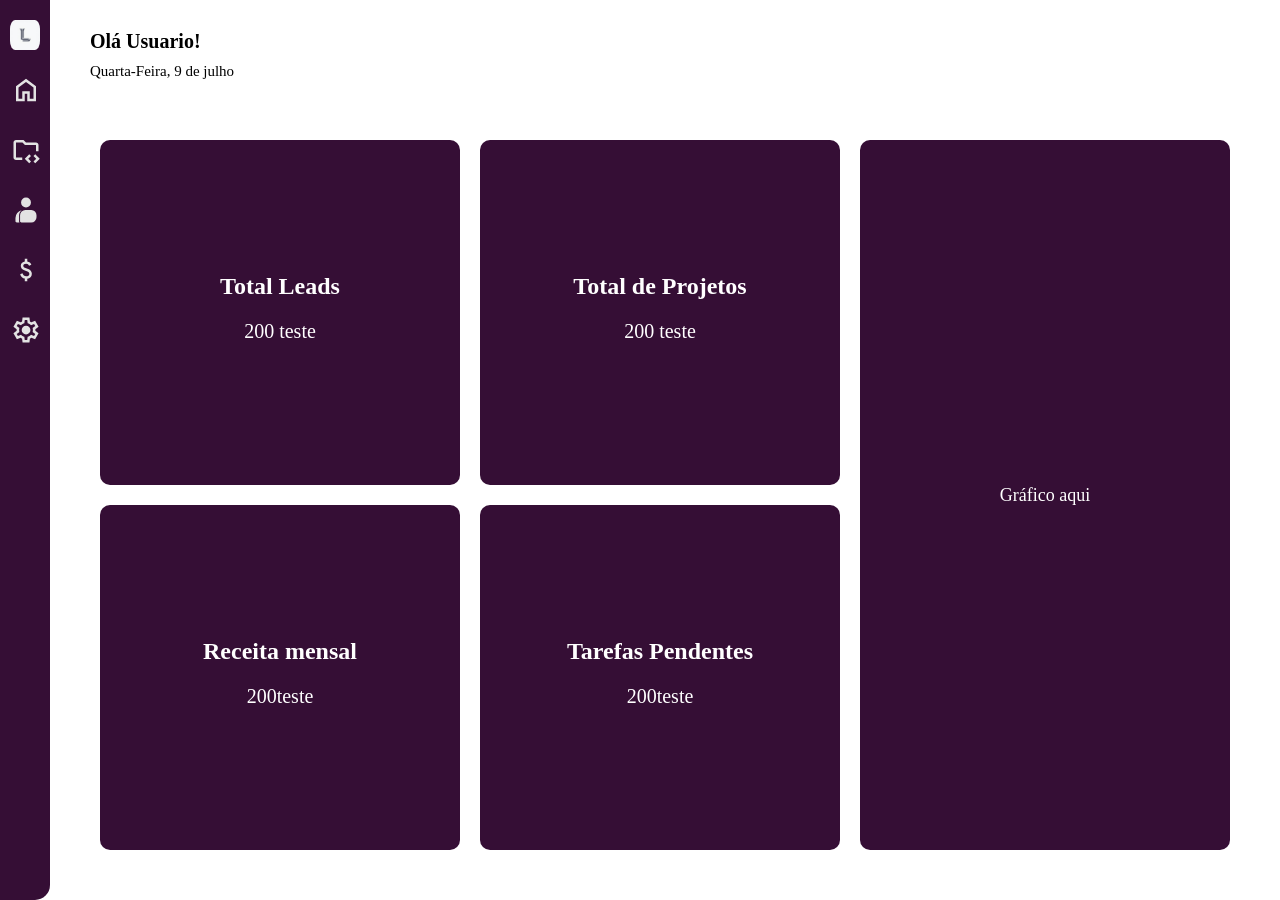
<file: index.html>
<!doctype html>
<html lang="pt-br">
  <head>
    <meta charset="UTF-8" />
    <meta name="viewport" content="width=device-width, initial-scale=1.0" />
    <link rel="shortcut icon" href="./assets/image/favicon.ico" type="image/x-icon">
    <link rel="stylesheet" href="./assets/css/style.css" />
    <title>Lacerdx</title>
  </head>
  <body>
    <!-- Barra Lateral -->
    <aside class="barra-lateral">
      <div class="header-barra">
        <img src="./assets/image/letraL.png" alt="logo" />
        <h3>Lacerdx</h3>
      </div>

      <nav class="nav-barra">
        <a href="./index.html" class="itens-barra"
          ><svg
            xmlns="http://www.w3.org/2000/svg"
            height="24px"
            viewBox="0 -960 960 960"
            width="24px"
            fill="#e3e3e3"
          >
            <path
              d="M240-200h120v-240h240v240h120v-360L480-740 240-560v360Zm-80 80v-480l320-240 320 240v480H520v-240h-80v240H160Zm320-350Z"
            />
          </svg>
          Dashboard</a
        >
        <a href="#" class="itens-barra"
          ><svg
            xmlns="http://www.w3.org/2000/svg"
            height="24px"
            viewBox="0 -960 960 960"
            width="24px"
            fill="#e3e3e3"
          >
            <path
              d="M160-240v-480 520-40Zm0 80q-33 0-56.5-23.5T80-240v-480q0-33 23.5-56.5T160-800h240l80 80h320q33 0 56.5 23.5T880-640v200h-80v-200H447l-80-80H160v480h200v80H160ZM584-56 440-200l144-144 56 57-87 87 87 87-56 57Zm192 0-56-57 87-87-87-87 56-57 144 144L776-56Z"
            />
          </svg>
          Projetos</a
        >
        <a href="./leads.html" class="itens-barra"
          ><svg
            xmlns="http://www.w3.org/2000/svg"
            height="24px"
            viewBox="0 -960 960 960"
            width="24px"
            fill="#e3e3e3"
          >
            <path
              d="M185-80q-17 0-29.5-12.5T143-122v-105q0-90 56-159t144-88q-40 28-62 70.5T259-312v190q0 11 3 22t10 20h-87Zm147 0q-17 0-29.5-12.5T290-122v-190q0-70 49.5-119T459-480h189q70 0 119 49t49 119v64q0 70-49 119T648-80H332Zm148-484q-66 0-112-46t-46-112q0-66 46-112t112-46q66 0 112 46t46 112q0 66-46 112t-112 46Z"
            />
          </svg>
          Leads</a
        >
        <a href="./finan.html" class="itens-barra"
          ><svg
            xmlns="http://www.w3.org/2000/svg"
            height="24px"
            viewBox="0 -960 960 960"
            width="24px"
            fill="#e3e3e3"
          >
            <path
              d="M441-120v-86q-53-12-91.5-46T293-348l74-30q15 48 44.5 73t77.5 25q41 0 69.5-18.5T587-356q0-35-22-55.5T463-458q-86-27-118-64.5T313-614q0-65 42-101t86-41v-84h80v84q50 8 82.5 36.5T651-650l-74 32q-12-32-34-48t-60-16q-44 0-67 19.5T393-614q0 33 30 52t104 40q69 20 104.5 63.5T667-358q0 71-42 108t-104 46v84h-80Z"
            />
          </svg>
          Financeiro</a
        >
        <a href="#" class="itens-barra">
          <svg
            xmlns="http://www.w3.org/2000/svg"
            height="24px"
            viewBox="0 -960 960 960"
            width="24px"
            fill="#e3e3e3"
          >
            <path
              d="m370-80-16-128q-13-5-24.5-12T307-235l-119 50L78-375l103-78q-1-7-1-13.5v-27q0-6.5 1-13.5L78-585l110-190 119 50q11-8 23-15t24-12l16-128h220l16 128q13 5 24.5 12t22.5 15l119-50 110 190-103 78q1 7 1 13.5v27q0 6.5-2 13.5l103 78-110 190-118-50q-11 8-23 15t-24 12L590-80H370Zm70-80h79l14-106q31-8 57.5-23.5T639-327l99 41 39-68-86-65q5-14 7-29.5t2-31.5q0-16-2-31.5t-7-29.5l86-65-39-68-99 42q-22-23-48.5-38.5T533-694l-13-106h-79l-14 106q-31 8-57.5 23.5T321-633l-99-41-39 68 86 64q-5 15-7 30t-2 32q0 16 2 31t7 30l-86 65 39 68 99-42q22 23 48.5 38.5T427-266l13 106Zm42-180q58 0 99-41t41-99q0-58-41-99t-99-41q-59 0-99.5 41T342-480q0 58 40.5 99t99.5 41Zm-2-140Z"
            />
          </svg>
          Configurações</a
        >
      </nav>
    </aside>

    <!-- Tela Principal -->
    <main>
      <section class="bem-vindo">
        <h1>Olá Usuario!</h1>
        <p>Quarta-Feira, 9 de julho</p>
      </section>

      <section class="container-dashboard">
        <div class="grid-caixas">
          <div class="caixa-dashboard">
            <h2>Total Leads</h2>
            <p>200 teste</p>
          </div>

          <div class="caixa-dashboard">
            <h2>Total de Projetos</h2>
            <p>200 teste</p>
          </div>

          <div class="caixa-dashboard">
            <h2>Receita mensal</h2>
            <p>200teste</p>
          </div>

          <div class="caixa-dashboard">
            <h2>Tarefas Pendentes</h2>
            <p>200teste</p>
          </div>
        </div>

        <div class="grafico-caixa">Gráfico aqui</div>
      </section>
    </main>
  </body>
</html>
</file>
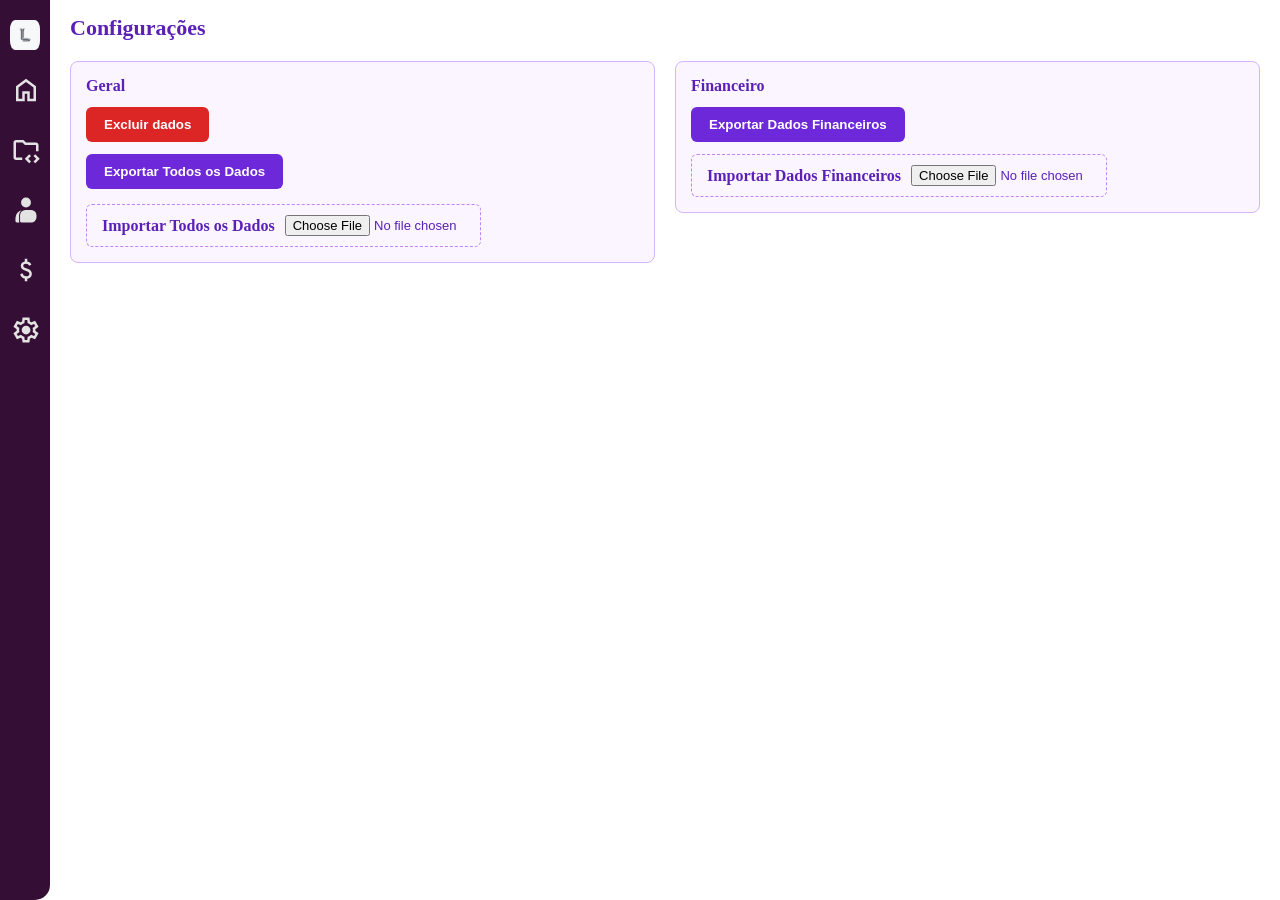
<file: config.html>
<!doctype html>
<html lang="pt-br">
  <head>
    <meta charset="UTF-8" />
    <meta name="viewport" content="width=device-width, initial-scale=1.0" />
    <link
      rel="shortcut icon"
      href="./assets/image/favicon.ico"
      type="image/x-icon"
    />
    <link rel="stylesheet" href="./assets/css/style.css" />
    <script src="./assets/js/script.js" defer></script>
    <title>Lacerdx-Config</title>
  </head>
  <body>
    <!-- Barra Lateral -->
    <aside class="barra-lateral">
      <div class="header-barra">
        <img src="./assets/image/letraL.png" alt="logo" />
        <h3>Lacerdx</h3>
      </div>

      <nav class="nav-barra">
        <a href="./index.html" class="itens-barra"
          ><svg
            xmlns="http://www.w3.org/2000/svg"
            height="24px"
            viewBox="0 -960 960 960"
            width="24px"
            fill="#e3e3e3"
          >
            <path
              d="M240-200h120v-240h240v240h120v-360L480-740 240-560v360Zm-80 80v-480l320-240 320 240v480H520v-240h-80v240H160Zm320-350Z"
            />
          </svg>
          Dashboard</a
        >
        <a href="./projeto.html" class="itens-barra"
          ><svg
            xmlns="http://www.w3.org/2000/svg"
            height="24px"
            viewBox="0 -960 960 960"
            width="24px"
            fill="#e3e3e3"
          >
            <path
              d="M160-240v-480 520-40Zm0 80q-33 0-56.5-23.5T80-240v-480q0-33 23.5-56.5T160-800h240l80 80h320q33 0 56.5 23.5T880-640v200h-80v-200H447l-80-80H160v480h200v80H160ZM584-56 440-200l144-144 56 57-87 87 87 87-56 57Zm192 0-56-57 87-87-87-87 56-57 144 144L776-56Z"
            />
          </svg>
          Projetos</a
        >
        <a href="./leads.html" class="itens-barra"
          ><svg
            xmlns="http://www.w3.org/2000/svg"
            height="24px"
            viewBox="0 -960 960 960"
            width="24px"
            fill="#e3e3e3"
          >
            <path
              d="M185-80q-17 0-29.5-12.5T143-122v-105q0-90 56-159t144-88q-40 28-62 70.5T259-312v190q0 11 3 22t10 20h-87Zm147 0q-17 0-29.5-12.5T290-122v-190q0-70 49.5-119T459-480h189q70 0 119 49t49 119v64q0 70-49 119T648-80H332Zm148-484q-66 0-112-46t-46-112q0-66 46-112t112-46q66 0 112 46t46 112q0 66-46 112t-112 46Z"
            />
          </svg>
          Leads</a
        >
        <a href="./finan.html" class="itens-barra"
          ><svg
            xmlns="http://www.w3.org/2000/svg"
            height="24px"
            viewBox="0 -960 960 960"
            width="24px"
            fill="#e3e3e3"
          >
            <path
              d="M441-120v-86q-53-12-91.5-46T293-348l74-30q15 48 44.5 73t77.5 25q41 0 69.5-18.5T587-356q0-35-22-55.5T463-458q-86-27-118-64.5T313-614q0-65 42-101t86-41v-84h80v84q50 8 82.5 36.5T651-650l-74 32q-12-32-34-48t-60-16q-44 0-67 19.5T393-614q0 33 30 52t104 40q69 20 104.5 63.5T667-358q0 71-42 108t-104 46v84h-80Z"
            />
          </svg>
          Financeiro</a
        >
        <a href="./config.html" class="itens-barra">
          <svg
            xmlns="http://www.w3.org/2000/svg"
            height="24px"
            viewBox="0 -960 960 960"
            width="24px"
            fill="#e3e3e3"
          >
            <path
              d="m370-80-16-128q-13-5-24.5-12T307-235l-119 50L78-375l103-78q-1-7-1-13.5v-27q0-6.5 1-13.5L78-585l110-190 119 50q11-8 23-15t24-12l16-128h220l16 128q13 5 24.5 12t22.5 15l119-50 110 190-103 78q1 7 1 13.5v27q0 6.5-2 13.5l103 78-110 190-118-50q-11 8-23 15t-24 12L590-80H370Zm70-80h79l14-106q31-8 57.5-23.5T639-327l99 41 39-68-86-65q5-14 7-29.5t2-31.5q0-16-2-31.5t-7-29.5l86-65-39-68-99 42q-22-23-48.5-38.5T533-694l-13-106h-79l-14 106q-31 8-57.5 23.5T321-633l-99-41-39 68 86 64q-5 15-7 30t-2 32q0 16 2 31t7 30l-86 65 39 68 99-42q22 23 48.5 38.5T427-266l13 106Zm42-180q58 0 99-41t41-99q0-58-41-99t-99-41q-59 0-99.5 41T342-480q0 58 40.5 99t99.5 41Zm-2-140Z"
            />
          </svg>
          Configurações</a
        >
      </nav>
    </aside>

    <!-- Tela principal -->
    <main class="tela-config">
      <h1 class="topo-config">Configurações</h1>

      <!-- Atualização futura -->
      <!-- <div class="config-perfil">
            <p>Perfil</p>
            <div class="perfil-form">
                <label>Nome de usuário
                    <input type="text" placeholder="Seu nome de usuário" />
                </label>
                <label>Senha atual
                    <input type="password" placeholder="••••••••" />
                </label>
                <label>Nova senha
                    <input type="password" placeholder="••••••••" />
                </label>
                <label>Confirmar nova senha
                    <input type="password" placeholder="••••••••" />
                </label>
            </div>
            <button>Salvar Alterações</button>
        </div> -->

      <div class="config-linha">
        <div class="config-geral">
          <p>Geral</p>
          <div><button id="excluir-tudo">Excluir dados</button></div>
          <div class="backup-acoes">
            <div id="exportar-tudo">
              <button>Exportar Todos os Dados</button>
            </div>
            <label id="importar-tudo">Importar Todos os Dados
              <input type="file" />
            </label>
          </div>
        </div>

        <div class="config-financeiro">
          <p>Financeiro</p>
          <div id="exportar-financeiro">
            <button>Exportar Dados Financeiros</button>
          </div>
          <label id="importar-financeiro"> Importar Dados Financeiros
            <input type="file" />
          </label>
        </div>
      </div>
    </main>
  </body>
</html>
</file>
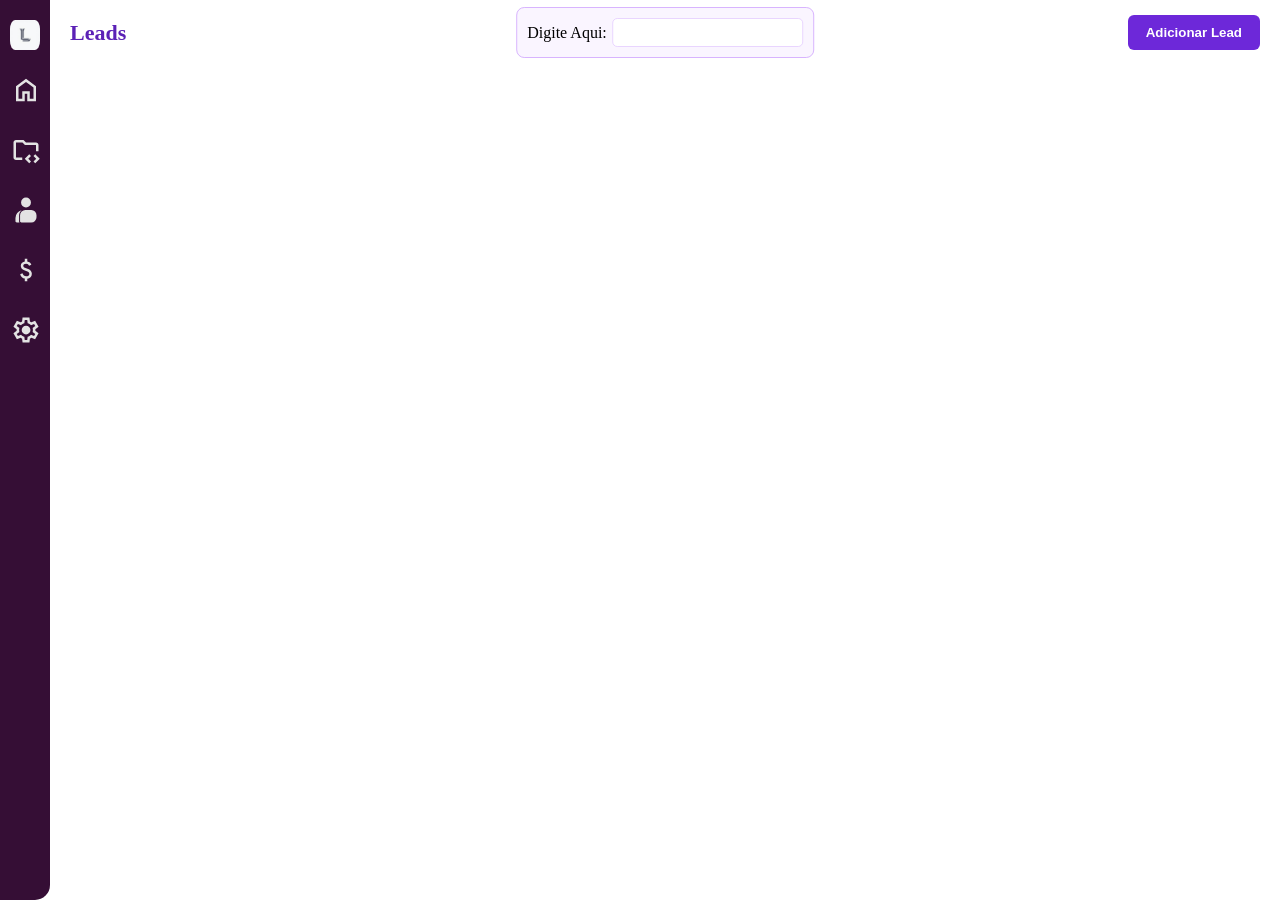
<file: leads.html>
<!doctype html>
<html lang="pt-br">
  <head>
    <meta charset="UTF-8" />
    <meta name="viewport" content="width=device-width, initial-scale=1.0" />
    <link rel="stylesheet" href="./assets/css/style.css" />
    <link
      rel="shortcut icon"
      href="./assets/image/favicon.ico"
      type="image/x-icon"
    />
    <script src="./assets/js/script.js" defer></script>
    <title>Lacerdx-Leads</title>
  </head>
  <body>
    <!-- Barra Lateral -->
    <aside class="barra-lateral">
      <div class="header-barra">
        <img src="./assets/image/letraL.png" alt="logo" />
        <h3>Lacerdx</h3>
      </div>

      <nav class="nav-barra">
        <a href="./index.html" class="itens-barra"
          ><svg
            xmlns="http://www.w3.org/2000/svg"
            height="24px"
            viewBox="0 -960 960 960"
            width="24px"
            fill="#e3e3e3"
          >
            <path
              d="M240-200h120v-240h240v240h120v-360L480-740 240-560v360Zm-80 80v-480l320-240 320 240v480H520v-240h-80v240H160Zm320-350Z"
            />
          </svg>
          Dashboard</a
        >
        <a href="./projeto.html" class="itens-barra"
          ><svg
            xmlns="http://www.w3.org/2000/svg"
            height="24px"
            viewBox="0 -960 960 960"
            width="24px"
            fill="#e3e3e3"
          >
            <path
              d="M160-240v-480 520-40Zm0 80q-33 0-56.5-23.5T80-240v-480q0-33 23.5-56.5T160-800h240l80 80h320q33 0 56.5 23.5T880-640v200h-80v-200H447l-80-80H160v480h200v80H160ZM584-56 440-200l144-144 56 57-87 87 87 87-56 57Zm192 0-56-57 87-87-87-87 56-57 144 144L776-56Z"
            />
          </svg>
          Projetos</a
        >
        <a href="./leads.html" class="itens-barra"
          ><svg
            xmlns="http://www.w3.org/2000/svg"
            height="24px"
            viewBox="0 -960 960 960"
            width="24px"
            fill="#e3e3e3"
          >
            <path
              d="M185-80q-17 0-29.5-12.5T143-122v-105q0-90 56-159t144-88q-40 28-62 70.5T259-312v190q0 11 3 22t10 20h-87Zm147 0q-17 0-29.5-12.5T290-122v-190q0-70 49.5-119T459-480h189q70 0 119 49t49 119v64q0 70-49 119T648-80H332Zm148-484q-66 0-112-46t-46-112q0-66 46-112t112-46q66 0 112 46t46 112q0 66-46 112t-112 46Z"
            />
          </svg>
          Leads</a
        >
        <a href="./finan.html" class="itens-barra"
          ><svg
            xmlns="http://www.w3.org/2000/svg"
            height="24px"
            viewBox="0 -960 960 960"
            width="24px"
            fill="#e3e3e3"
          >
            <path
              d="M441-120v-86q-53-12-91.5-46T293-348l74-30q15 48 44.5 73t77.5 25q41 0 69.5-18.5T587-356q0-35-22-55.5T463-458q-86-27-118-64.5T313-614q0-65 42-101t86-41v-84h80v84q50 8 82.5 36.5T651-650l-74 32q-12-32-34-48t-60-16q-44 0-67 19.5T393-614q0 33 30 52t104 40q69 20 104.5 63.5T667-358q0 71-42 108t-104 46v84h-80Z"
            />
          </svg>
          Financeiro</a
        >
        <a href="./config.html" class="itens-barra">
          <svg
            xmlns="http://www.w3.org/2000/svg"
            height="24px"
            viewBox="0 -960 960 960"
            width="24px"
            fill="#e3e3e3"
          >
            <path
              d="m370-80-16-128q-13-5-24.5-12T307-235l-119 50L78-375l103-78q-1-7-1-13.5v-27q0-6.5 1-13.5L78-585l110-190 119 50q11-8 23-15t24-12l16-128h220l16 128q13 5 24.5 12t22.5 15l119-50 110 190-103 78q1 7 1 13.5v27q0 6.5-2 13.5l103 78-110 190-118-50q-11 8-23 15t-24 12L590-80H370Zm70-80h79l14-106q31-8 57.5-23.5T639-327l99 41 39-68-86-65q5-14 7-29.5t2-31.5q0-16-2-31.5t-7-29.5l86-65-39-68-99 42q-22-23-48.5-38.5T533-694l-13-106h-79l-14 106q-31 8-57.5 23.5T321-633l-99-41-39 68 86 64q-5 15-7 30t-2 32q0 16 2 31t7 30l-86 65 39 68 99-42q22 23 48.5 38.5T427-266l13 106Zm42-180q58 0 99-41t41-99q0-58-41-99t-99-41q-59 0-99.5 41T342-480q0 58 40.5 99t99.5 41Zm-2-140Z"
            />
          </svg>
          Configurações</a
        >
      </nav>
    </aside>

    <main class="tela-lead">
      <div class="topo-lead">
        <h1>Leads</h1>
        <div class="barra-procura">
          <label for="">Digite Aqui:</label>
          <input type="text" name="" id="" placeholder="" />
        </div>
        <div class="add-lead"><button onclick="document.getElementById('criar-lead').showModal()">Adicionar Lead</button></div>
      </div>
      <section class="container-leads" id="inicio-lead">
        <div class="caixa-lead" >
          <p class="nome-lead, nome-lead">Nome do Lead</p>
          <p class="cargo-lead, cargo-lead">Cargo do Lead</p>
          <p class="empresa-lead, empresa-lead">Empresa do Lead</p>
          <!-- <a href="#">Perfil Completo</a> -->
        </div>

      </section>
      <dialog id="criar-lead">
        <button onclick="document.getElementById('criar-lead').close()">X</button>
        <form id="formulario">
          <input type="text" id="nome" placeholder="Nome:" required />
          <input type="text" id="cargo" placeholder="Cargo:" required />
          <input type="text" id="empresa" placeholder="Empresa:" required />
          <button type="submit" onclick="document.getElementById('criar-lead').close()">Cadastrar</button>
        </form>
      </dialog>
    </main>
  </body>
</html>
</file>
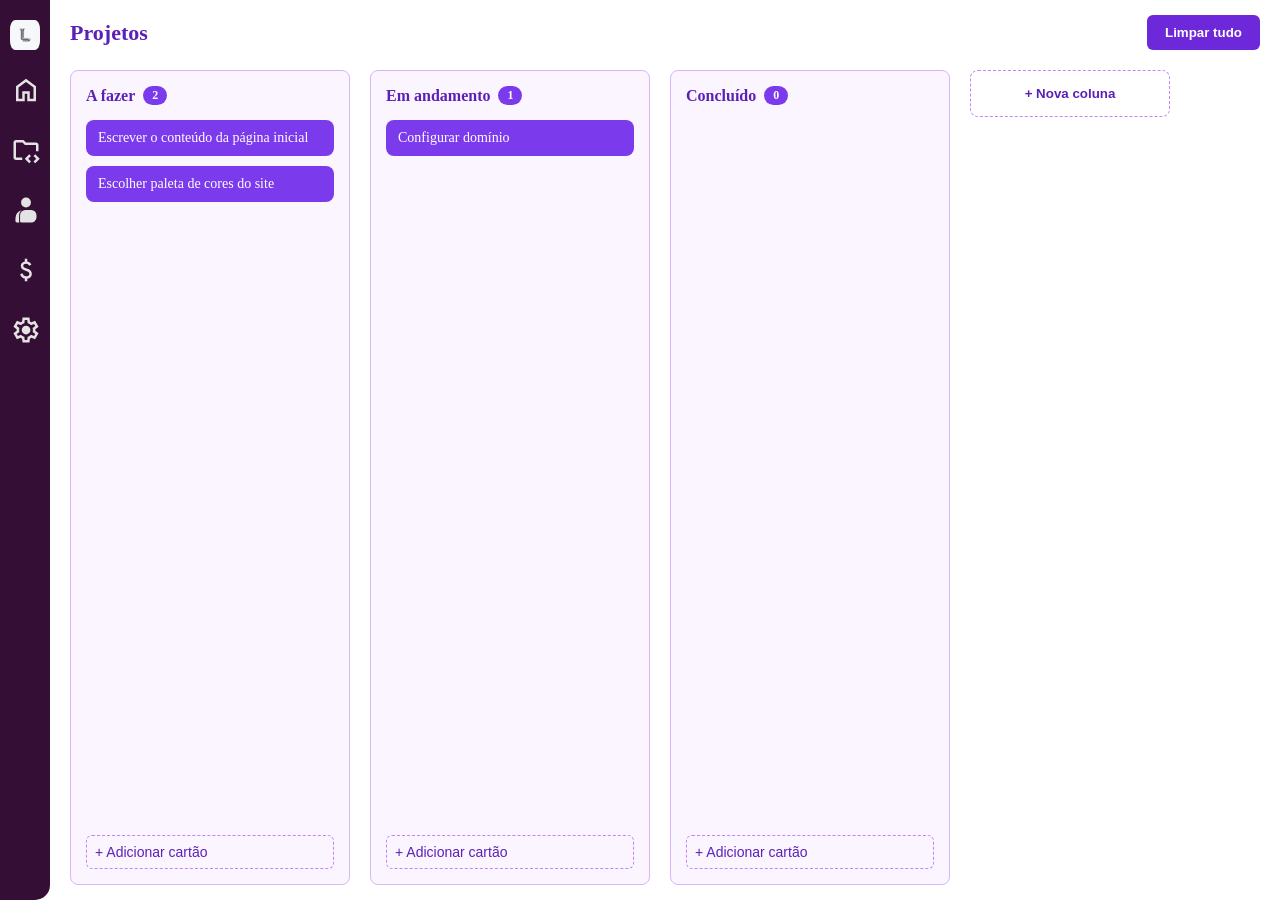
<file: projeto.html>
<!doctype html>
<html lang="pt-br">
  <head>
    <meta charset="UTF-8" />
    <meta name="viewport" content="width=device-width, initial-scale=1.0" />
    <link rel="shortcut icon" href="./assets/image/favicon.ico" type="image/x-icon">
    <link rel="stylesheet" href="./assets/css/style.css" />
    <title>Lacerdx-Projetos</title>
  </head>
  <body class="pagina-projetos">
    <!-- Barra Lateral -->
    <aside class="barra-lateral">
      <div class="header-barra">
        <img src="./assets/image/letraL.png" alt="logo" />
        <h3>Lacerdx</h3>
      </div>

      <nav class="nav-barra">
        <a href="./index.html" class="itens-barra"
          ><svg
            xmlns="http://www.w3.org/2000/svg"
            height="24px"
            viewBox="0 -960 960 960"
            width="24px"
            fill="#e3e3e3"
          >
            <path
              d="M240-200h120v-240h240v240h120v-360L480-740 240-560v360Zm-80 80v-480l320-240 320 240v480H520v-240h-80v240H160Zm320-350Z"
            />
          </svg>
          Dashboard</a
        >
        <a href="./projeto.html" class="itens-barra"
          ><svg
            xmlns="http://www.w3.org/2000/svg"
            height="24px"
            viewBox="0 -960 960 960"
            width="24px"
            fill="#e3e3e3"
          >
            <path
              d="M160-240v-480 520-40Zm0 80q-33 0-56.5-23.5T80-240v-480q0-33 23.5-56.5T160-800h240l80 80h320q33 0 56.5 23.5T880-640v200h-80v-200H447l-80-80H160v480h200v80H160ZM584-56 440-200l144-144 56 57-87 87 87 87-56 57Zm192 0-56-57 87-87-87-87 56-57 144 144L776-56Z"
            />
          </svg>
          Projetos</a
        >
        <a href="./leads.html" class="itens-barra"
          ><svg
            xmlns="http://www.w3.org/2000/svg"
            height="24px"
            viewBox="0 -960 960 960"
            width="24px"
            fill="#e3e3e3"
          >
            <path
              d="M185-80q-17 0-29.5-12.5T143-122v-105q0-90 56-159t144-88q-40 28-62 70.5T259-312v190q0 11 3 22t10 20h-87Zm147 0q-17 0-29.5-12.5T290-122v-190q0-70 49.5-119T459-480h189q70 0 119 49t49 119v64q0 70-49 119T648-80H332Zm148-484q-66 0-112-46t-46-112q0-66 46-112t112-46q66 0 112 46t46 112q0 66-46 112t-112 46Z"
            />
          </svg>
          Leads</a
        >
        <a href="./finan.html" class="itens-barra"
          ><svg
            xmlns="http://www.w3.org/2000/svg"
            height="24px"
            viewBox="0 -960 960 960"
            width="24px"
            fill="#e3e3e3"
          >
            <path
              d="M441-120v-86q-53-12-91.5-46T293-348l74-30q15 48 44.5 73t77.5 25q41 0 69.5-18.5T587-356q0-35-22-55.5T463-458q-86-27-118-64.5T313-614q0-65 42-101t86-41v-84h80v84q50 8 82.5 36.5T651-650l-74 32q-12-32-34-48t-60-16q-44 0-67 19.5T393-614q0 33 30 52t104 40q69 20 104.5 63.5T667-358q0 71-42 108t-104 46v84h-80Z"
            />
          </svg>
          Financeiro</a
        >
        <a href="./config.html" class="itens-barra">
          <svg
            xmlns="http://www.w3.org/2000/svg"
            height="24px"
            viewBox="0 -960 960 960"
            width="24px"
            fill="#e3e3e3"
          >
            <path
              d="m370-80-16-128q-13-5-24.5-12T307-235l-119 50L78-375l103-78q-1-7-1-13.5v-27q0-6.5 1-13.5L78-585l110-190 119 50q11-8 23-15t24-12l16-128h220l16 128q13 5 24.5 12t22.5 15l119-50 110 190-103 78q1 7 1 13.5v27q0 6.5-2 13.5l103 78-110 190-118-50q-11 8-23 15t-24 12L590-80H370Zm70-80h79l14-106q31-8 57.5-23.5T639-327l99 41 39-68-86-65q5-14 7-29.5t2-31.5q0-16-2-31.5t-7-29.5l86-65-39-68-99 42q-22-23-48.5-38.5T533-694l-13-106h-79l-14 106q-31 8-57.5 23.5T321-633l-99-41-39 68 86 64q-5 15-7 30t-2 32q0 16 2 31t7 30l-86 65 39 68 99-42q22 23 48.5 38.5T427-266l13 106Zm42-180q58 0 99-41t41-99q0-58-41-99t-99-41q-59 0-99.5 41T342-480q0 58 40.5 99t99.5 41Zm-2-140Z"
            />
          </svg>
          Configurações</a
        >
      </nav>
    </aside>

    <main class="tela-projetos">
      <div class="topo-projetos">
        <h1>Projetos</h1>
        <button>Limpar tudo</button>
      </div>

      <div class="tabela-khanbam">
        <div class="coluna">
          <div class="cabeca-coluna">
            <span class="titulo-coluna"
              >A fazer <span class="indicador-contagem">2</span></span
            >
          </div>
          <div class="cards">
            <div class="card">Escrever o conteúdo da página inicial</div>
            <div class="card">Escolher paleta de cores do site</div>
          </div>
          <button class="add-card-btn">+ Adicionar cartão</button>
        </div>

        <div class="coluna">
          <div class="cabeca-coluna">
            <span class="titulo-coluna"
              >Em andamento <span class="indicador-contagem">1</span></span
            >
          </div>
          <div class="cards">
            <div class="card">Configurar domínio</div>
          </div>
          <button class="add-card-btn">+ Adicionar cartão</button>
        </div>

        <div class="coluna">
          <div class="cabeca-coluna">
            <span class="titulo-coluna"
              >Concluído <span class="indicador-contagem">0</span></span
            >
          </div>
          <div class="cards"></div>
          <button class="add-card-btn">+ Adicionar cartão</button>
        </div>

        <button class="add-coluna">+ Nova coluna</button>
      </div>
    </main>
  </body>
</html>
</file>
<file: assets/css/style.css>
/* Reset */
*,
*::before,
*::after {
  box-sizing: border-box;
  margin: 0;
  padding: 0;
}

body {
  display: flex;
  width: 100dvw;
  height: 100dvh;
}

main {
  width: 100%;
  flex: 1;
  display: flex;
  flex-direction: column;
}

.barra-lateral {
  width: 50px; 
  padding: 20px 0px;
  background-color: rgb(53, 14, 53);
  color: white;
  display: flex;
  flex-direction: column;
  border-bottom-right-radius: 15px;
  overflow: hidden;
  transition: 0.5s;
}

.barra-lateral:hover {
  width: 200px;
}

.header-barra {
  display: flex;
  padding-bottom: 10px;
}

.header-barra > img {
  width: 50px;
  padding: 0px 10px;
  border-radius: 30%;
  object-fit: cover;
}

.header-barra > h3 {
  margin-top: 5px;
}

.itens-barra {
  padding: 15px 1px;
  color: white;
  text-decoration: none;
  display: flex;
  font-size: 15px;
  flex-direction: row;
  align-items: center;
  gap: 10px;
}

.itens-barra > svg {
  flex-shrink: 0;
  width: 50px;
  height: 30px;
}

.itens-barra:hover {
  border-radius: 10px;
  background-color: rgba(255, 68, 0, 0.655);
}

.bem-vindo {
  display: flex;
  flex-direction: column;
}

.bem-vindo > h1 {
  margin: 30px 0px 10px 40px;
  font-size: 20px;
}

.bem-vindo > p {
  margin: 0px 0px 10px 40px;
  font-size: 15px;
}

/* Container principal do dashboard: grid de caixas + gráfico lado a lado */
.container-dashboard {
  flex: 1;
  width: 100%;
  padding: 50px;
  display: grid;
  grid-template-columns: 2fr 1fr;
  gap: 20px;
}

/* Grid 2x2 com as 4 caixas */
.grid-caixas {
  display: grid;
  grid-template-columns: repeat(2, 1fr);
  grid-template-rows: repeat(2, 1fr);
  gap: 20px;
}

.caixa-dashboard {
  background-color: rgb(53, 14, 53);
  border-radius: 10px;
  color: white;
  display: flex;
  flex-direction: column;
  align-items: center;
  justify-content: center;
}

.caixa-dashboard > h2 {
  margin-top: 10px;
}

.caixa-dashboard > p {
  padding: 20px;
  font-size: 20px;
}

/* Quadrado do gráfico ao lado */
.grafico-caixa {
  background-color: rgb(53, 14, 53);
  border-radius: 10px;
  color: white;
  display: flex;
  align-items: center;
  justify-content: center;
  font-size: 18px;
}

/* Leads */

.tela-lead{
  display: flex;
  width: 100%;
  flex: 1;
}

.topo-lead{
  display: flex;
  align-items: center;
  justify-content: space-between; /* h1 na esquerda, botão na direita */
  position: relative;
  width: 100%;
  padding: 15px 20px 0px 20px;
}
.topo-lead h1{
  margin: 0;
  font-size: 22px;
  color: #5b21b6;
}

.add-lead{
  display: flex;
  justify-content: end;  
}

.add-lead button,
.add-lead a{
  background-color: #6d28d9;
  color: #fff;
  border: none;
  padding: 10px 18px;
  border-radius: 6px;
  font-weight: 600;
  cursor: pointer;
}

.barra-procura{
  display: flex;
  flex-direction: row;
  align-items: center;
  gap: 5px;
  position: absolute;
  left: 50%;
  transform: translateX(-50%);
  border: 1px solid #d8b4fe;
  padding: 10px;
  border-radius: 8px;
  background-color: #faf5ff;
}

.barra-procura input{
  border: 1px solid #e9d5ff;
  border-radius: 5px;
  padding: 6px 10px;
  outline: none;
}

/* Cards Leads */
.container-leads {
  margin-top: 30px;
  display: grid;
  grid-template-columns: repeat(5, 1fr);
  gap: 10px;
  justify-items: center; /* centraliza a caixa dentro da coluna */
}

.caixa-lead{
  width: 80%; /* controla o tamanho da caixa dentro da coluna */
  max-width: 200px; /* trava um limite máximo, se quiser */
  border: 1px solid #7c3aed;
  background-color: #7c3aed;
  color: white;
  border-radius: 8px;
  padding: 15px;
  text-align: center;
}

.caixa-lead > a {
  border: 1px solid #ddd;
  border-radius: 5px;
  padding: 4px;
  background-color: #4c1d95;
  text-decoration: none;
  color: white;
  margin-top: 10px;
  display: inline-block;
}

.caixa-lead p {
  margin: 8px 0;
}

/* Modal - Adicionar Lead */

#criar-lead {
  border: 1px solid #d8b4fe;
  border-radius: 8px;
  padding: 20px;
  width: 100%;
  max-width: 320px;
  background-color: #faf5ff;

  position: fixed;
  top: 50%;
  left: 50%;
  margin: 0;
  transform: translate(-50%, -50%);
}

#criar-lead::backdrop {
  background-color: rgba(0, 0, 0, 0.5);
}

#criar-lead > button {
  float: right;
  background-color: #7c3aed;
  color: #fff;
  border: none;
  border-radius: 4px;
  padding: 2px 8px;
  cursor: pointer;
}

#formulario {
  display: flex;
  flex-direction: column;
  gap: 10px;
  margin-top: 10px;
}

#formulario input {
  border: 1px solid #e9d5ff;
  border-radius: 6px;
  padding: 8px 10px;
  outline: none;
}

#formulario button[type="submit"] {
  background-color: #6d28d9;
  color: #fff;
  border: none;
  padding: 8px;
  border-radius: 6px;
  font-weight: 600;
  cursor: pointer;
}

/* Financeiro */

.tela-finan {
  display: flex;
  flex-direction: column;
  width: 100%;
  flex: 1;
  padding: 15px 20px;
}

.topo-finan {
  display: flex;
  align-items: center;
  justify-content: space-between;
  margin-bottom: 20px;
}

.topo-finan h1 {
  margin: 0;
  font-size: 22px;
  color: #5b21b6;
}

.add-gasto button {
  background-color: #6d28d9;
  color: #fff;
  border: none;
  padding: 10px 18px;
  border-radius: 6px;
  font-weight: 600;
  cursor: pointer;
}

.container-finan {
  flex: 1;
  display: flex;
  flex-direction: column;
  gap: 20px;
  min-height: 0;
}

/* Valores lado a lado no topo */
.valores {
  display: flex;
  justify-content: space-between;
  gap: 20px;
}

.caixa-valor {
  flex: 1;
  background-color: rgb(53, 14, 53);
  color: white;
  border-radius: 10px;
  padding: 20px;
  text-align: center;
}

.caixa-valor h2 {
  font-size: 16px;
  margin-bottom: 8px;
}

.caixa-valor p {
  font-size: 20px;
  font-weight: 600;
}

/* Gasto fixo (esquerda) + Extrato (direita), ambos ocupando a altura restante */
.grid-finan {
  flex: 1;
  display: grid;
  grid-template-columns: 1fr 1fr;
  grid-template-rows: 1fr;
  gap: 20px;
  min-height: 0;
}

.gastos-fixos {
  background-color: #faf5ff;
  border: 1px solid #d8b4fe;
  border-radius: 8px;
  padding: 15px;
  display: flex;
  flex-direction: column;
  overflow-y: auto;
  min-height: 0;
}

.gastos-fixos h3 {
  color: #5b21b6;
  margin-bottom: 15px;
}

.gasto-fixo {
  background-color: #7c3aed;
  color: white;
  border-radius: 8px;
  padding: 10px 15px;
  display: flex;
  align-items: center;
  gap: 12px;
}

.gasto-fixo img {
  width: 40px;
  height: 40px;
  border-radius: 6px;
  object-fit: cover;
  background-color: #4c1d95;
  flex-shrink: 0;
}

.gasto-fixo p {
  margin: 0;
}

.extrato {
  background-color: #faf5ff;
  border: 1px solid #d8b4fe;
  border-radius: 8px;
  padding: 15px;
  display: flex;
  flex-direction: column;
  overflow-y: auto;
  min-height: 0;
}

.extrato h1 {
  font-size: 20px;
  color: #5b21b6;
  margin-bottom: 15px;
}

.extrato table {
  width: 100%;
  border-collapse: collapse;
}

.extrato th {
  text-align: left;
  padding: 8px;
  color: #5b21b6;
  border-bottom: 2px solid #d8b4fe;
}

.extrato td {
  padding: 8px;
  border-bottom: 1px solid #e9d5ff;
}

/* Projetos (Kanban) */

/* Nesta tela a barra lateral vira "overlay": ela sai do fluxo do flex
   e flutua por cima do conteúdo. Assim, ao abrir 100% no hover, ela não
   empurra o <main> e o layout do kanban não se mexe. */
body.pagina-projetos .barra-lateral {
  position: fixed;
  top: 0;
  left: 0;
  height: 100dvh;
  z-index: 100;
}

body.pagina-projetos main {
  margin-left: 50px;
}

.tela-projetos {
  display: flex;
  flex-direction: column;
  width: 100%;
  flex: 1;
  padding: 15px 20px;
  min-height: 0;
}

.topo-projetos {
  display: flex;
  align-items: center;
  justify-content: space-between;
  margin-bottom: 20px;
}

.topo-projetos h1 {
  margin: 0;
  font-size: 22px;
  color: #5b21b6;
}

.topo-projetos button {
  background-color: #6d28d9;
  color: #fff;
  border: none;
  padding: 10px 18px;
  border-radius: 6px;
  font-weight: 600;
  cursor: pointer;
}

.tabela-khanbam {
  flex: 1;
  display: flex;
  align-items: stretch;
  gap: 20px;
  min-height: 0;
  overflow-x: auto;
}

.coluna {
  background-color: #faf5ff;
  border: 1px solid #d8b4fe;
  border-radius: 8px;
  padding: 15px;
  width: 280px;
  flex-shrink: 0;
  display: flex;
  flex-direction: column;
  min-height: 0;
}

.cabeca-coluna {
  margin-bottom: 15px;
}

.titulo-coluna {
  display: flex;
  align-items: center;
  gap: 8px;
  font-weight: 600;
  color: #5b21b6;
  font-size: 16px;
}

.indicador-contagem {
  background-color: #7c3aed;
  color: white;
  border-radius: 999px;
  padding: 2px 9px;
  font-size: 12px;
}

.cards {
  flex: 1;
  display: flex;
  flex-direction: column;
  gap: 10px;
  min-height: 40px;
  overflow-y: auto;
  margin-bottom: 12px;
}

.card {
  background-color: #7c3aed;
  color: white;
  border-radius: 8px;
  padding: 10px 12px;
  font-size: 14px;
  cursor: pointer;
}

.card:hover {
  background-color: #6d28d9;
}

.add-card-btn {
  background: none;
  border: 1px dashed #c084fc;
  border-radius: 6px;
  color: #5b21b6;
  padding: 8px;
  text-align: left;
  font-size: 14px;
  cursor: pointer;
}

.add-card-btn:hover {
  background-color: #f3e8ff;
}

.add-coluna {
  flex-shrink: 0;
  align-self: flex-start;
  width: 200px;
  background-color: transparent;
  border: 1px dashed #c084fc;
  border-radius: 8px;
  padding: 15px;
  color: #5b21b6;
  font-weight: 600;
  cursor: pointer;
}

.add-coluna:hover {
  background-color: #faf5ff;
}

/* Configurações */

.tela-config {
  display: flex;
  flex-direction: column;
  width: 100%;
  flex: 1;
  padding: 15px 20px;
  gap: 20px;
}

.topo-config {
  margin: 0;
  font-size: 22px;
  color: #5b21b6;
}

.config-linha {
  display: flex;
  gap: 20px;
  align-items: flex-start;
}

.config-geral,
.config-financeiro {
  flex: 1;
  min-width: 0;
}

.config-geral,
.config-financeiro,
.config-perfil {
  background-color: #faf5ff;
  border: 1px solid #d8b4fe;
  border-radius: 8px;
  padding: 15px;
  display: flex;
  flex-direction: column;
  gap: 12px;
}

.config-geral > p,
.config-financeiro > p,
.config-perfil > p {
  margin: 0;
  font-weight: 600;
  color: #5b21b6;
  font-size: 16px;
}

.config-geral button,
.config-financeiro button,
.config-perfil button {
  background-color: #6d28d9;
  color: #fff;
  border: none;
  padding: 10px 18px;
  border-radius: 6px;
  font-weight: 600;
  cursor: pointer;
  width: fit-content;
}

#excluir-tudo {
  background-color: #dc2626;
}

#excluir-tudo:hover {
  background-color: #b91c1c;
}

.config-financeiro button:hover {
  background-color: #5b21b6;
}

#excluir-tudo,
.config-financeiro > #exportar-financeiro {
  display: flex;
  align-items: center;
  gap: 12px;
}

#importar-financeiro {
  display: flex;
  align-items: center;
  gap: 10px;
  width: fit-content;
  padding: 10px 15px;
  border: 1px dashed #c084fc;
  border-radius: 6px;
  color: #5b21b6;
  font-weight: 600;
  cursor: pointer;
}

#importar-financeiro input[type="file"] {
  font-size: 13px;
  max-width: 180px;
}

/* Feedback das ações de Configurações */
.config-feedback {
  font-size: 13px;
  font-weight: 600;
  margin: 0;
}

.config-feedback-sucesso {
  color: #15803d;
}

.config-feedback-erro {
  color: #dc2626;
}

/* Perfil — formulário (nome de usuário + senha) */
.perfil-form {
  display: flex;
  flex-direction: column;
  gap: 12px;
}

.perfil-form label {
  display: flex;
  flex-direction: column;
  gap: 6px;
  max-width: 320px;
  font-size: 14px;
  font-weight: 600;
  color: #5b21b6;
}

.perfil-form input {
  border: 1px solid #e9d5ff;
  border-radius: 6px;
  padding: 8px 10px;
  font-size: 14px;
  font-weight: 400;
  color: #333;
  outline: none;
}

/* Backup Geral */
.backup-acoes {
  display: flex;
  align-items: center;
  gap: 15px;
  flex-wrap: wrap;
}

#importar-tudo {
  display: flex;
  align-items: center;
  gap: 10px;
  width: fit-content;
  padding: 10px 15px;
  border: 1px dashed #c084fc;
  border-radius: 6px;
  color: #5b21b6;
  font-weight: 600;
  cursor: pointer;
}

#importar-tudo input[type="file"] {
  font-size: 13px;
  max-width: 180px;
}
</file>
